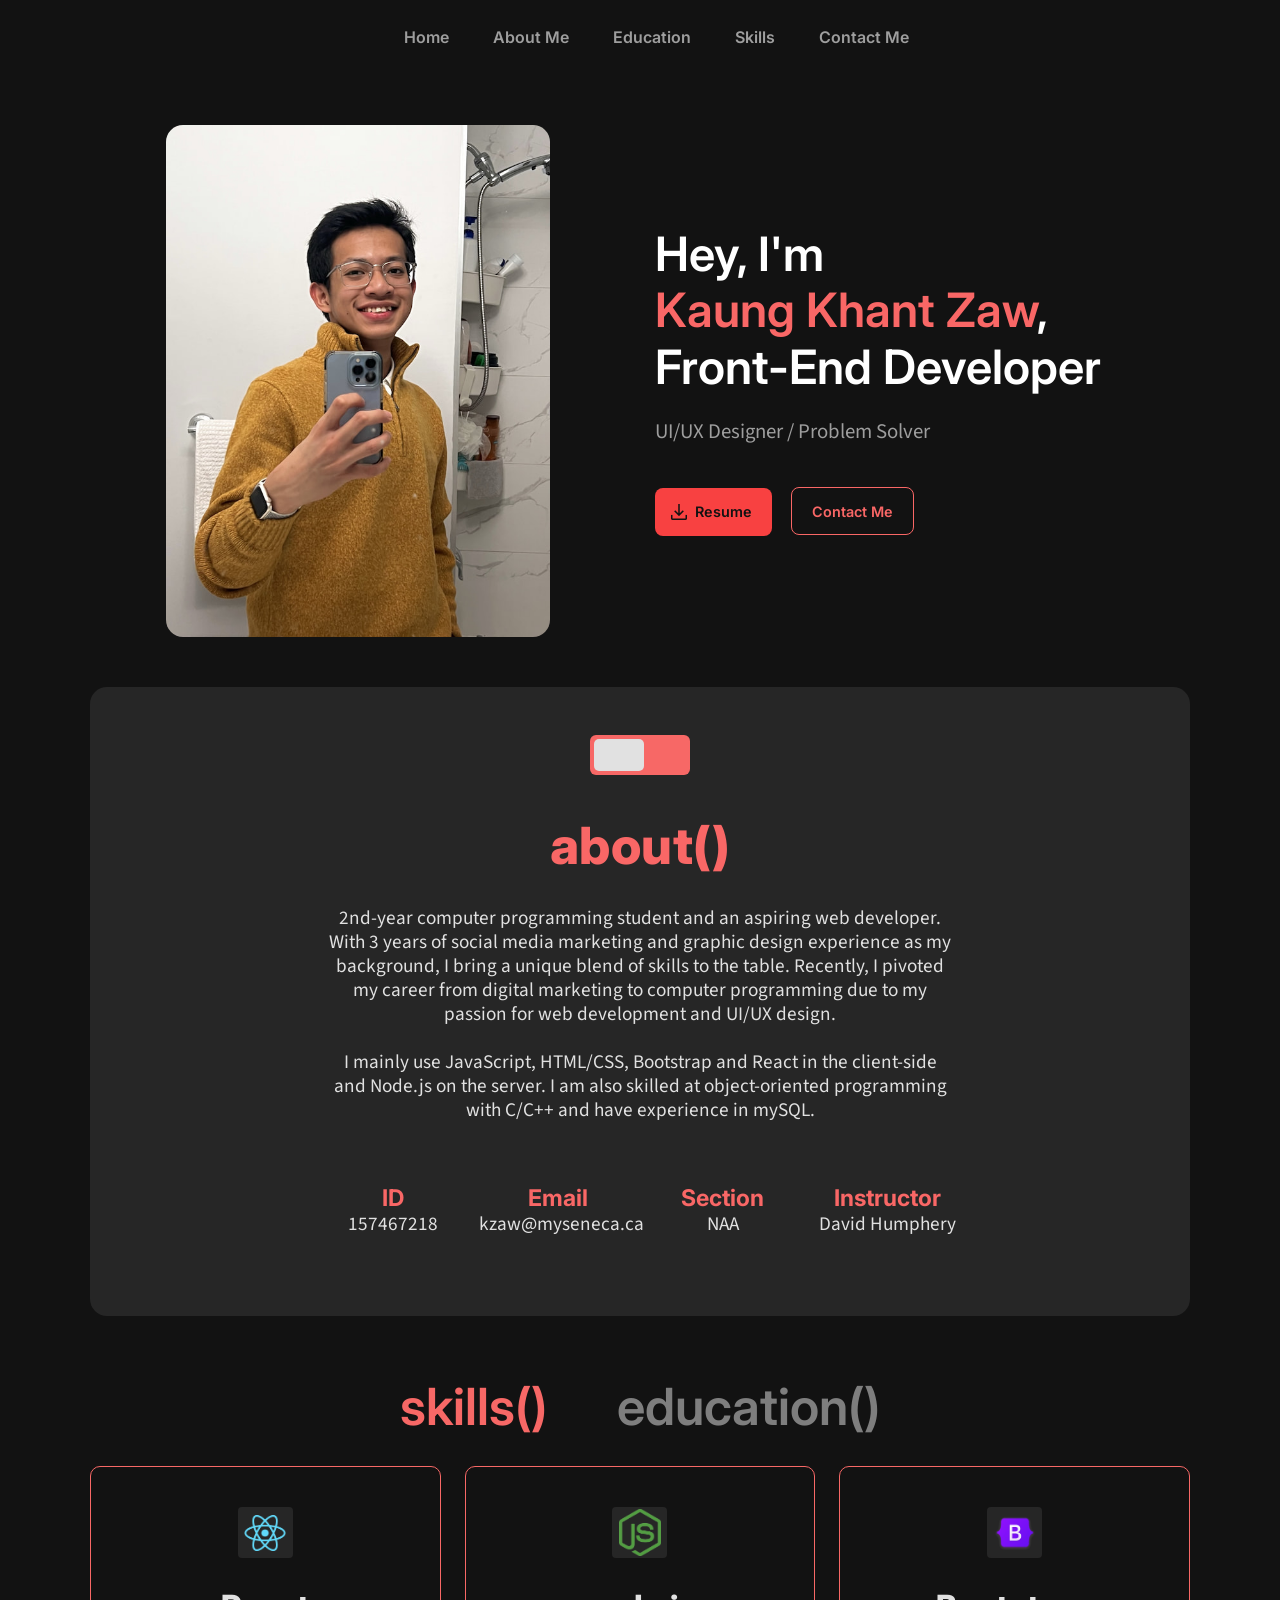
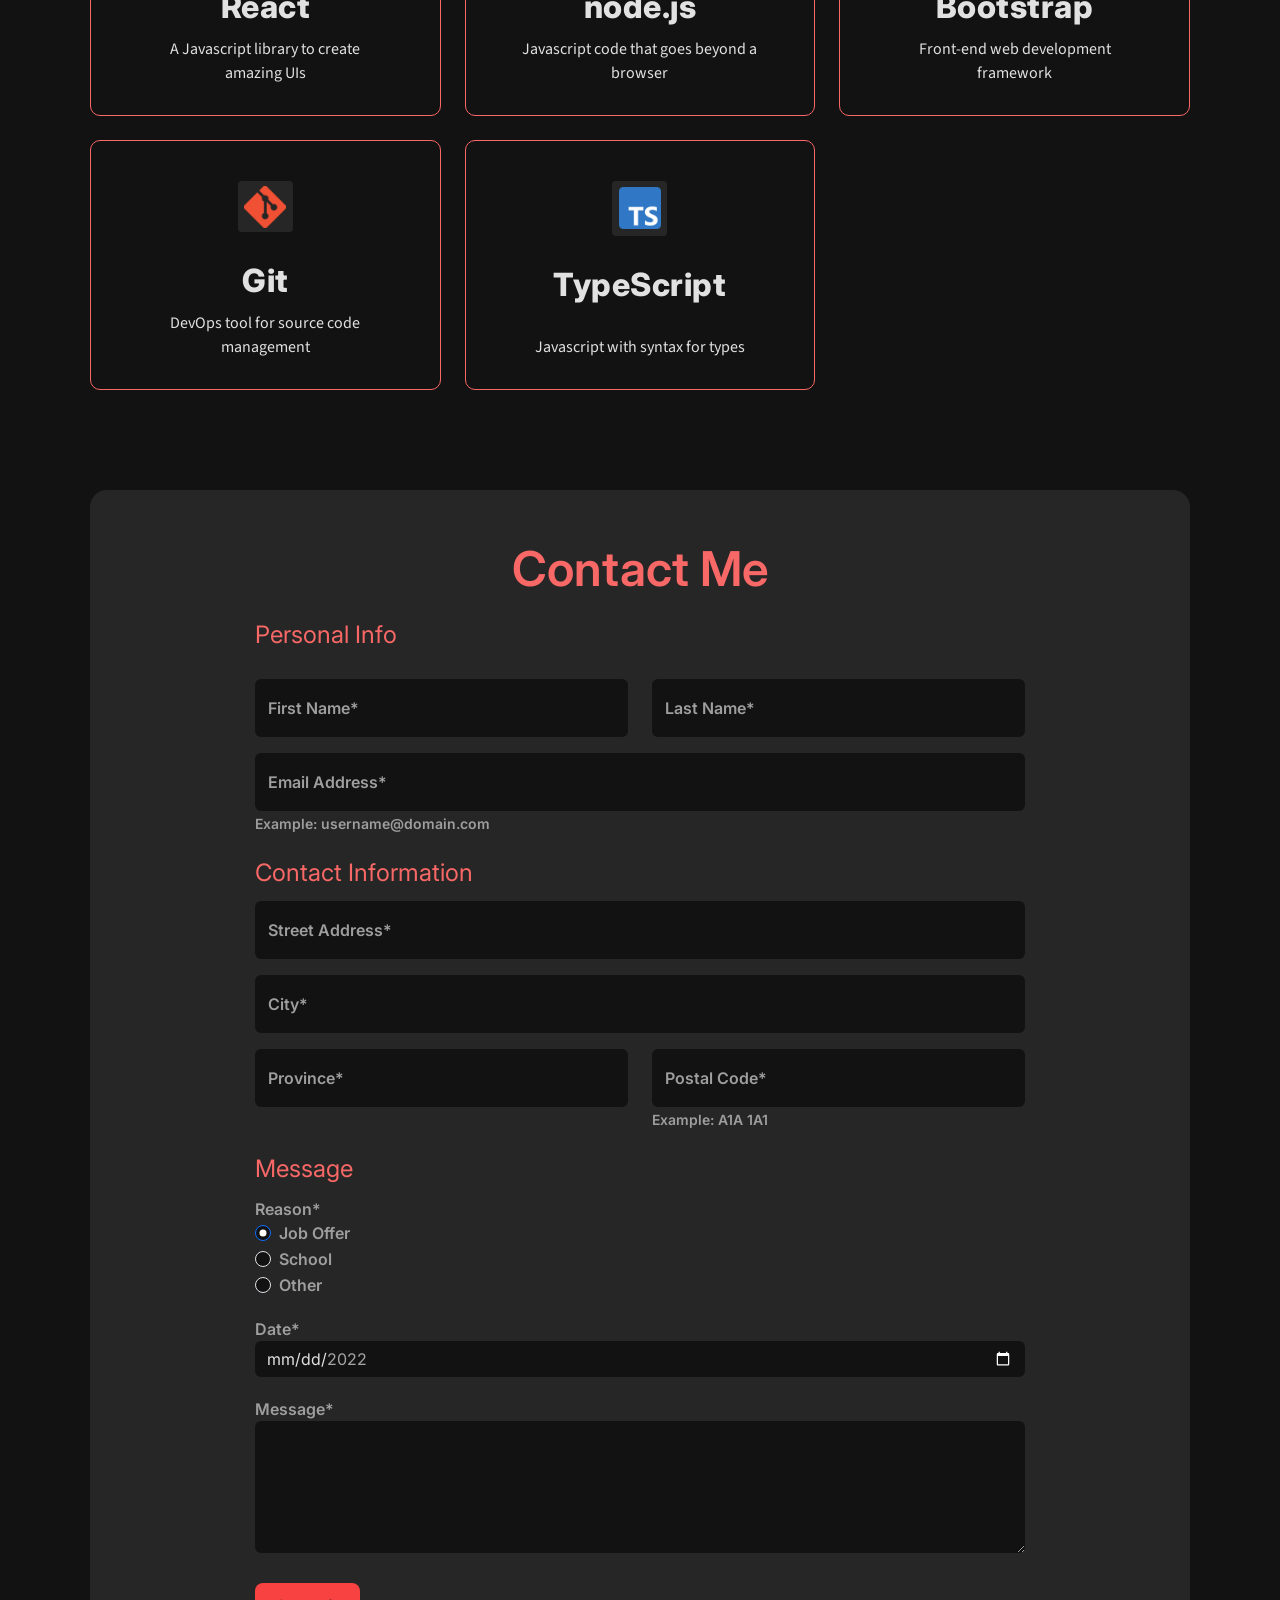
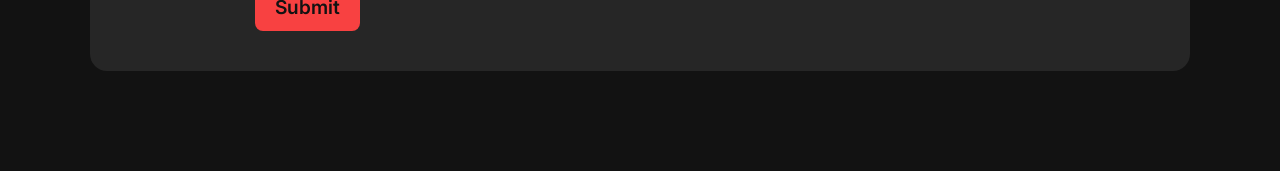
<file: index.html>
<!DOCTYPE html>
<html lang="en">
  <head>
    <meta charset="utf-8" />
    <meta name="viewport" content="width=device-width, initial-scale=1" />

    <meta name="author" content="Kaung Khant Zaw" />
    <meta name="description" content="WEB222 Final Assessment" />

    <title>Developer Profile</title>

    <!-- Bootstrap's CSS -->
    <link
      href="https://cdn.jsdelivr.net/npm/bootstrap@5.2.3/dist/css/bootstrap.min.css"
      rel="stylesheet"
      integrity="sha384-rbsA2VBKQhggwzxH7pPCaAqO46MgnOM80zW1RWuH61DGLwZJEdK2Kadq2F9CUG65"
      crossorigin="anonymous"
    />
    <!-- Bootstrap's JS -->
    <script
      src="https://cdn.jsdelivr.net/npm/bootstrap@5.2.3/dist/js/bootstrap.bundle.min.js"
      integrity="sha384-kenU1KFdBIe4zVF0s0G1M5b4hcpxyD9F7jL+jjXkk+Q2h455rYXK/7HAuoJl+0I4"
      crossorigin="anonymous"
    ></script>

    <!-- CSS Stylesheets -->
    <link rel="stylesheet" href="./styles.css" />

    <!-- Google Download Icon -->
    <link
      rel="stylesheet"
      href="https://fonts.googleapis.com/css2?family=Material+Symbols+Outlined:opsz,wght,FILL,GRAD@48,400,0,0"
    />
  </head>
  <body>
    <header>
      <nav>
        <ul>
          <li><a href="#home">Home</a></li>
          <li><a href="#infographic">About Me</a></li>
          <li><a href="#skills">Education</a></li>
          <li><a href="#skills">Skills</a></li>
          <li><a href="#contact-me">Contact Me</a></li>
        </ul>
      </nav>
    </header>

    <main>
      <!-- --------------------------Home--------------------------- -->
      <section id="home">
        <div class="home-grid-container">
          <picture class="home-col-1">
            <img src="./img/potrait.jpg" alt="picture of guy" />
          </picture>
          <div class="home-col-2">
            <div class="home-col-2-contents">
              <h1>
                Hey, I'm<br />
                <span>Kaung Khant Zaw</span>,<br />
                Front-End Developer
              </h1>

              <p>UI/UX Designer / Problem Solver</p>

              <!-- Download Resume Button -->
              <a href="./resource/KaungKhantZaw_Resume-min.pdf" download>
                <button id="download-resume" type="submit">
                  <span class="material-symbols-outlined"> download </span>
                  <span class="button-text">Resume</span>
                </button>
              </a>

              <!-- Contact Me Button -->
              <a href="#contact-me">
                <button id="contact-me-button" type="submit">
                  <span class="button-text">Contact Me</span>
                </button>
              </a>
            </div>
          </div>
        </div>
      </section>

      <!-- -------------------------- Infographic --------------------------- -->
      <section id="infographic">
        <div class="infographic-content">
          <!-- Toggle Button -->
          <label class="toggle">
            <input type="checkbox" />
            <span class="slider"></span>
          </label>

          <!-- Content -->
          <article id="infographic-about">
            <h2>about()</h2>
            <p>
              2nd-year computer programming student and an aspiring web developer. With 3 years of social media marketing and graphic design experience as my background, I bring a unique blend of skills to the table. Recently, I pivoted my career from digital marketing to computer programming due to my passion for web development and UI/UX design.
              <br><br>
              I mainly use JavaScript, HTML/CSS, Bootstrap and React in the client-side and Node.js on the server. I am also skilled at object-oriented programming with C/C++ and have experience in mySQL.
            </p>

            <br />

            <div class="info-key-container">
              <p><span class="info-keys">ID</span><br />157467218</p>
              <p><span class="info-keys">Email</span><br />kzaw@myseneca.ca</p>
              <p><span class="info-keys">Section</span><br />NAA</p>
              <p><span class="info-keys">Instructor</span><br />David Humphery</p>
            </div>
          </article>

          <article id="infographic-honesty">
            <h2>honesty()</h2>
            <p>
              I declare that my assessment is wholly my own work in accordance with Seneca Academic
              Policy. No part of this assessment has been copied manually or electronically from any
              other source (including web sites) except for the information supplied by the WEB222
              instructors and / or made available in this assessment for my use. I also declare that
              no part of this assignment has been distributed to other students.
            </p>
            <br />
            <p>Date: 3rd December 2022</p>
          </article>
        </div>
      </section>

      <!-- -------------------------- Education + Skills --------------------------- -->
      <section id="skills">
        <div class="skills-h2-container">
          <h2 id="skill-trigger">skills()</h2>
          <h2 id="education-trigger">education()</h2>
        </div>

        <div class="skills-grid-container">
          <!-- Dynamically add article elements here -->
        </div>
      </section>

      <!-- -------------------------- Contact Me  --------------------------- -->
      <section id="contact-me">
        <div class="contact-me-contents">
          <h2>Contact Me</h2>

          <form
            id="contact-me-form"
            action="https://httpbin.org/post"
            method="post"
            class="needs-validation"
            novalidate
          >
            <!-- Group together related input fields -->
            <fieldset>
              <legend>Personal Info</legend>
              <div class="row">
                <!-- FIRST NAME -->
                <div class="form-group col">
                  <div class="form-floating">
                    <input
                      id="fname"
                      name="fname"
                      autocomplete="given-name"
                      type="text"
                      placeholder="First Name"
                      class="form-control"
                      required
                    />
                    <div class="invalid-feedback">Enter a first name</div>
                    <label for="fname">First Name*</label>
                  </div>
                </div>

                <!-- LAST NAME -->
                <div class="form-group col">
                  <div class="form-floating">
                    <input
                      id="lname"
                      name="lname"
                      autocomplete="family-name"
                      type="text"
                      placeholder="Last Name"
                      class="form-control"
                      required
                    />
                    <div class="invalid-feedback">Enter a last name</div>
                    <label for="lname">Last Name*</label>
                  </div>
                </div>
              </div>

              <!-- EMAIL ADDRESS  -->
              <div class="form-floating">
                <input
                  id="email"
                  name="email"
                  autocomplete="email"
                  type="email"
                  class="form-control"
                  placeholder="Email Address"
                  required
                />
                <div class="invalid-feedback">Enter a valid email</div>
                <small class="form-text">Example: username@domain.com</small>
                <label for="email">Email Address*</label>
              </div>
            </fieldset>

            <fieldset>
              <legend>Contact Information</legend>
              <!-- STREET ADDRESS  -->
              <div class="form-floating">
                <input
                  id="address"
                  name="address"
                  autocomplete="street-address"
                  type="text"
                  placeholder="Street Address"
                  class="form-control"
                  required
                />
                <label for="address">Street Address*</label>
                <div class="invalid-feedback">Enter a valid street address</div>
              </div>

              <!-- CITY  -->
              <div class="form-floating">
                <input
                  id="city"
                  name="city"
                  autocomplete="address-level2"
                  type="text"
                  placeholder="City"
                  class="form-control"
                  required
                />
                <label for="city">City*</label>
                <div class="invalid-feedback">Enter a valid city</div>
              </div>

              <div class="row">
                <!-- PROVINCE  -->
                <div class="form-group col">
                  <div class="form-floating">
                    <input
                      id="province"
                      list="province-choices"
                      name="province"
                      class="form-control"
                      placeholder="Province"
                      required
                    />
                    <div class="invalid-feedback">Enter a valid Canadian province</div>
                    <label for="province">Province*</label>
                    <datalist id="province-choices">
                      <option value="Alberta"></option>
                      <option value="British Columbia"></option>
                      <option value="Manitoba"></option>
                      <option value="New Brunswick"></option>
                      <option value="Newfoundland and Labrador"></option>
                      <option value="Northwest Territories"></option>
                      <option value="Nova Scotia"></option>
                      <option value="Nunavut"></option>
                      <option value="Ontario"></option>
                      <option value="Prince Edward Island"></option>
                      <option value="Quebec"></option>
                      <option value="Saskatchewan"></option>
                      <option value="Yukon"></option>
                    </datalist>
                  </div>
                </div>

                <!-- POSTAL CODE  -->
                <div class="form-group col">
                  <div class="form-floating">
                    <input
                      id="postal-code"
                      name="postal-code"
                      autocomplete="postal-code"
                      type="text"
                      pattern="^[A-Za-z]\d[A-Za-z][ -]?\d[A-Za-z]\d$"
                      placeholder="Postal Code"
                      class="form-control"
                      required
                    />
                    <div class="invalid-feedback">Enter a valid Canadian Postal Code</div>
                    <small class="form-text">Example: A1A 1A1</small>
                    <label for="postal-code">Postal Code*</label>
                  </div>
                </div>
              </div>
            </fieldset>

            <fieldset>
              <legend>Message</legend>
              <!-- REASON -->
              <div class="reason-container">
                <label>Reason*</label>
                <div class="form-check">
                  <input
                    id="job-offer"
                    name="reason"
                    type="radio"
                    class="form-check-input"
                    value="job-offer"
                    checked
                    required
                  />
                  <label for="job-offer" class="form-check-label">Job Offer</label>
                </div>
                <div class="form-check">
                  <input
                    id="school"
                    name="reason"
                    type="radio"
                    class="form-check-input"
                    value="school"
                    required
                  />
                  <label for="school" class="form-check-label">School</label>
                </div>
                <div class="other-group form-check">
                  <input
                    id="other"
                    name="reason"
                    type="radio"
                    class="form-check-input"
                    value="other-value"
                    required
                  />
                  <label for="other" class="form-check-label">Other</label>
                  <textarea
                    id="other-description"
                    name="reason-other-description"
                    rows="1"
                    class="form-control"
                    value=""
                    ;
                  ></textarea>
                </div>
              </div>
            </fieldset>

            <div class="date-container">
              <!-- DATE -->
              <label for="date">Date*</label>
              <input
                type="date"
                id="date"
                name="date"
                min="2022-01-01"
                max="2022-12-31"
                class="form-control"
                required
              />
              <div class="invalid-feedback">Select a date</div>
            </div>

            <div class="message-container">
              <!-- MESSAGE -->
              <label for="message">Message*</label>
              <textarea
                id="message"
                name="message"
                rows="5"
                class="form-control"
                required
              ></textarea>
              <div class="invalid-feedback">Enter a message</div>
            </div>
          </form>

          <!-- SUBMIT -->
          <button
            id="form-submit-button"
            type="submit"
            form="contact-me-form"
            name="submit"
            value="Submit"
          >
            Submit
          </button>
        </div>
      </section>
    </main>

    <!-- JavaScript Data Files -->
    <script src="js/skills.js"></script>
    <script src="js/edu.js"></script>
    <!-- Main JavaScript File -->
    <script src="js/app.js"></script>
  </body>
</html>
</file>
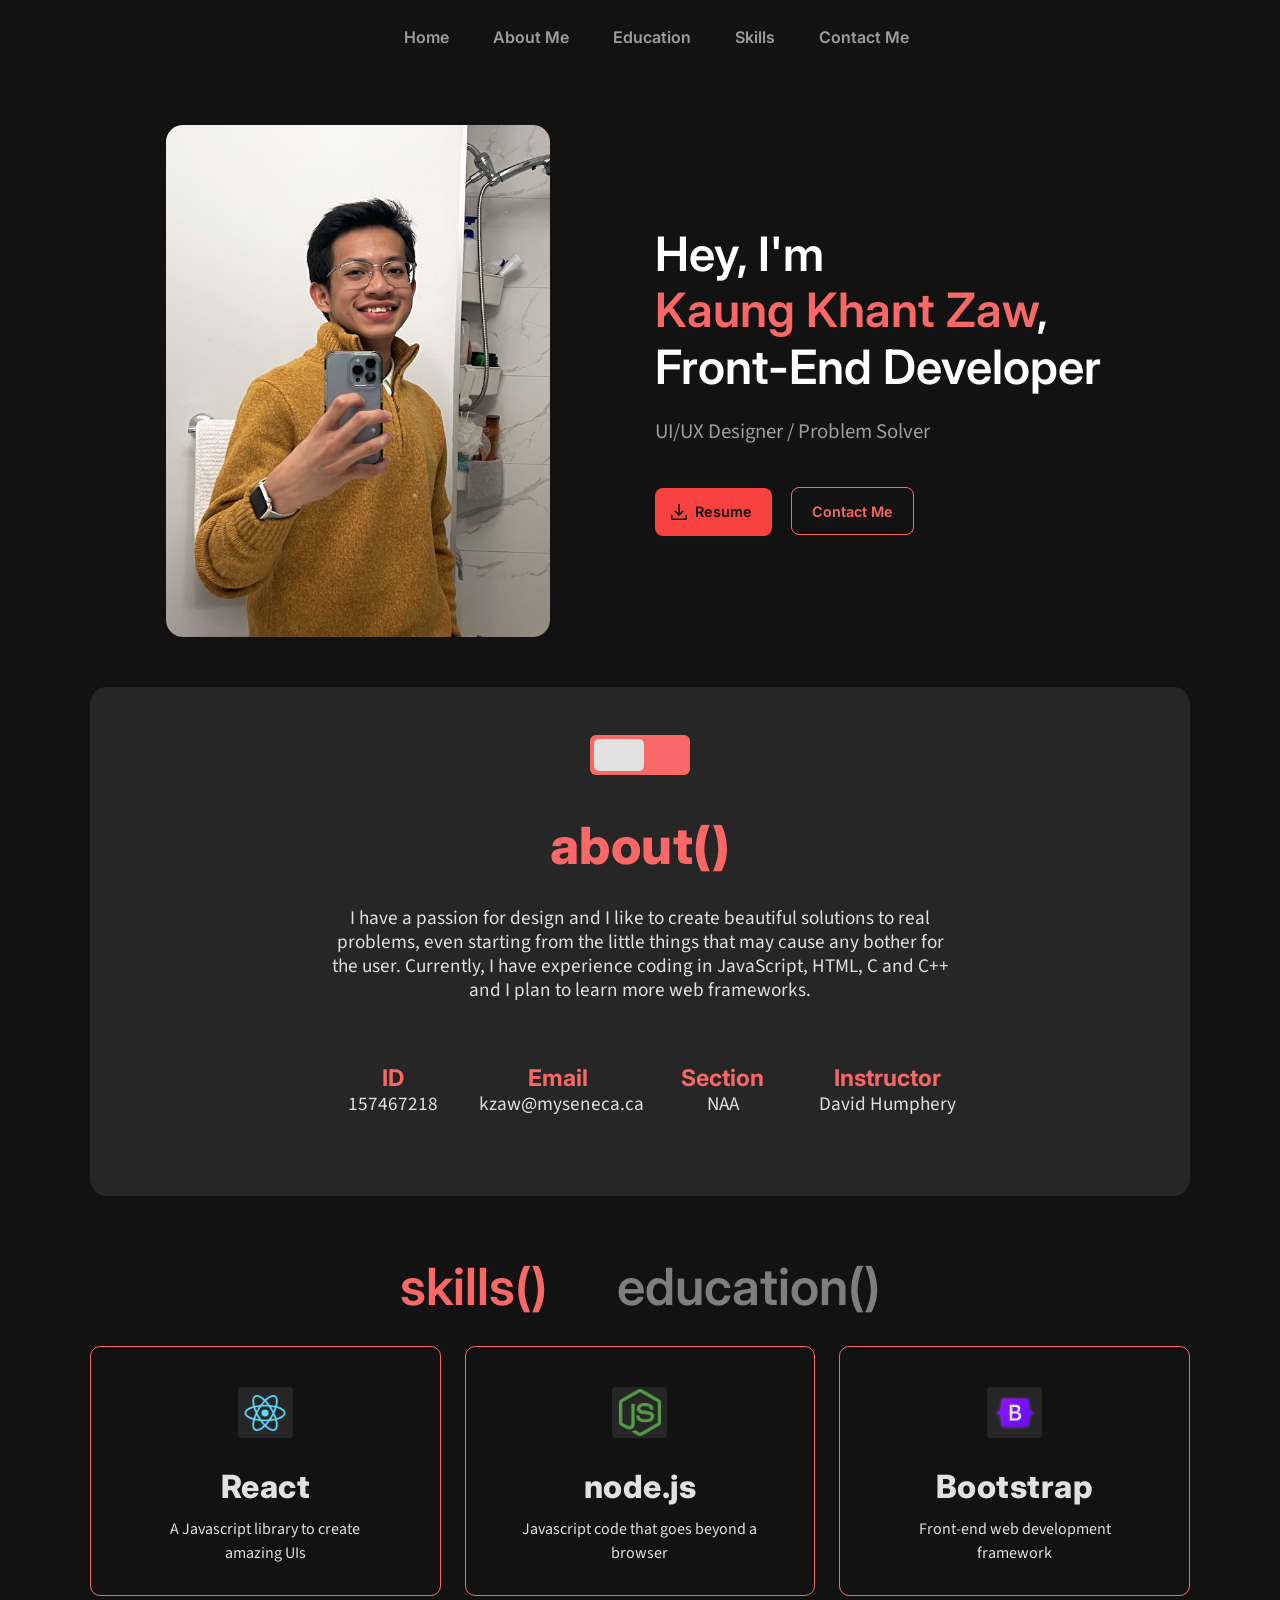
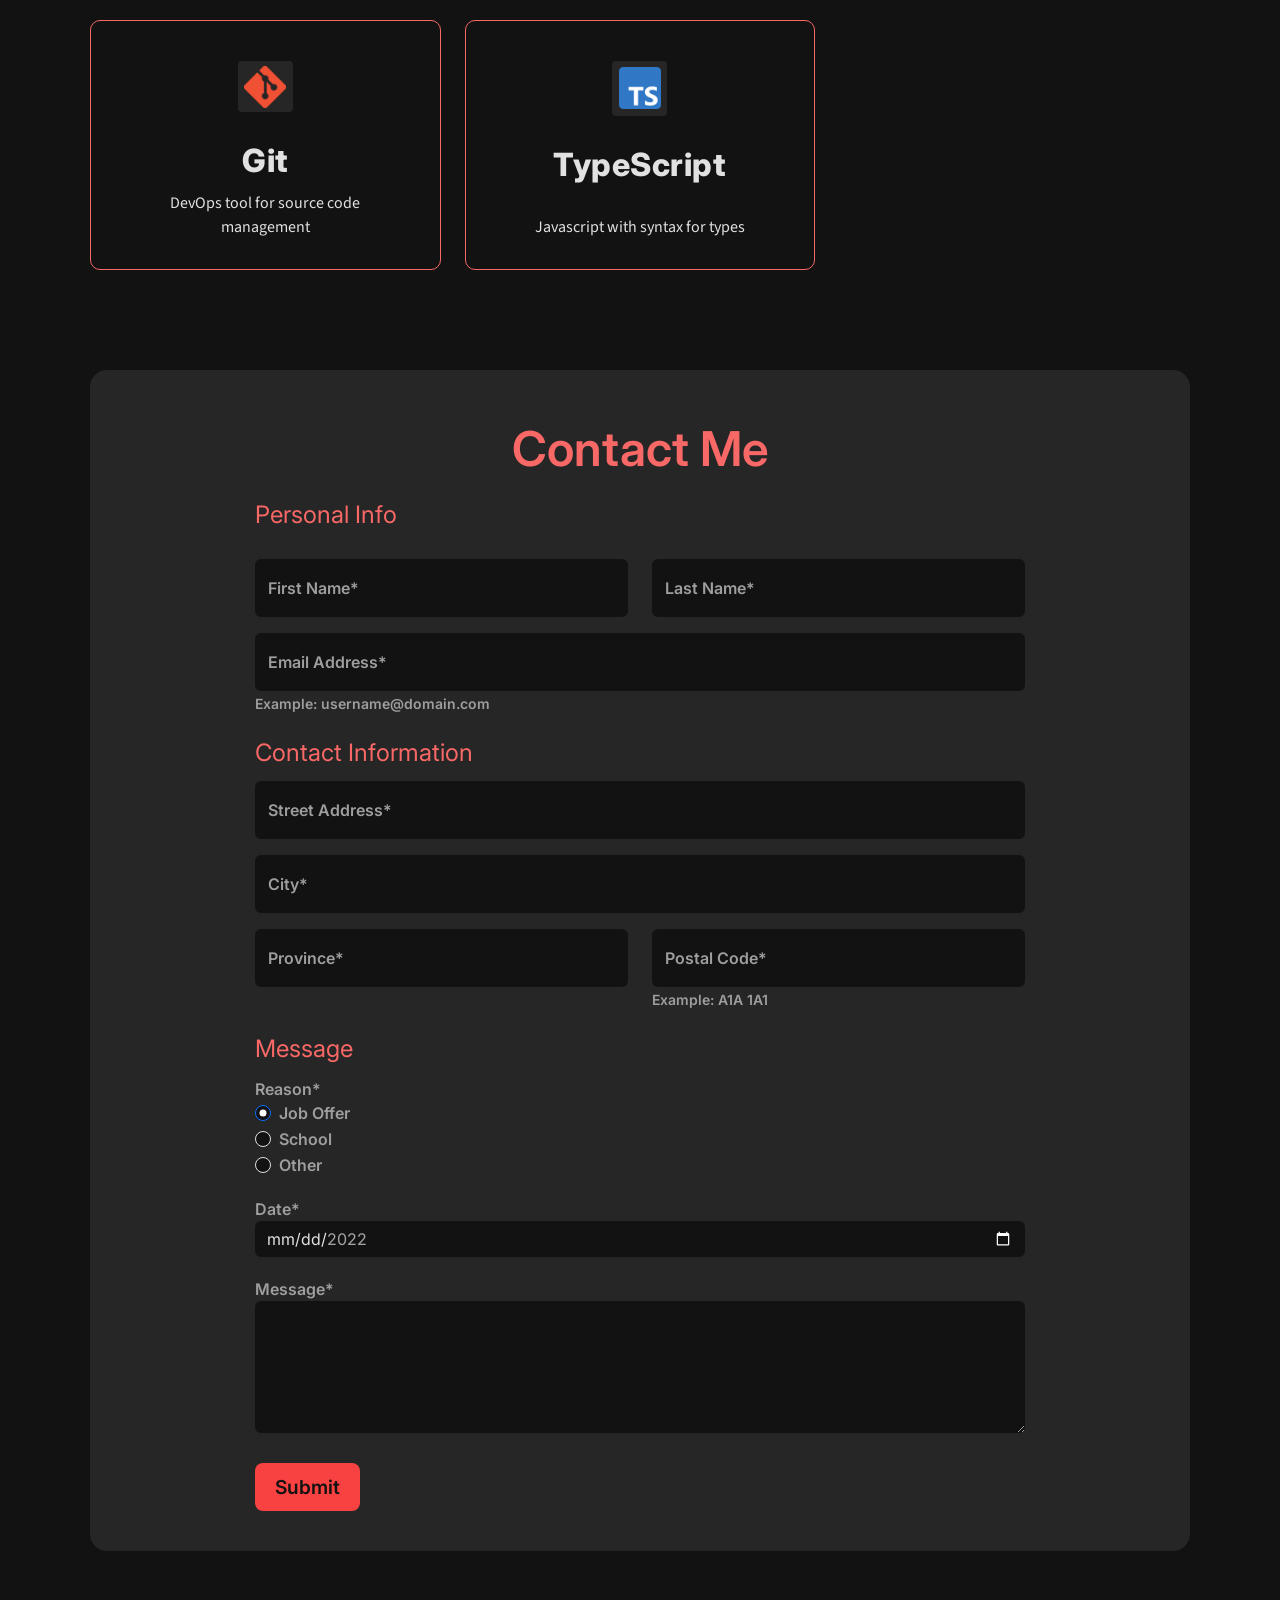
<file: portfolio.html>
<!DOCTYPE html>
<html lang="en">
  <head>
    <meta charset="utf-8" />
    <meta name="viewport" content="width=device-width, initial-scale=1" />

    <meta name="author" content="Kaung Khant Zaw" />
    <meta name="description" content="WEB222 Final Assessment" />

    <title>Developer Profile</title>

    <!-- Bootstrap's CSS -->
    <link
      href="https://cdn.jsdelivr.net/npm/bootstrap@5.2.3/dist/css/bootstrap.min.css"
      rel="stylesheet"
      integrity="sha384-rbsA2VBKQhggwzxH7pPCaAqO46MgnOM80zW1RWuH61DGLwZJEdK2Kadq2F9CUG65"
      crossorigin="anonymous"
    />
    <!-- Bootstrap's JS -->
    <script
      src="https://cdn.jsdelivr.net/npm/bootstrap@5.2.3/dist/js/bootstrap.bundle.min.js"
      integrity="sha384-kenU1KFdBIe4zVF0s0G1M5b4hcpxyD9F7jL+jjXkk+Q2h455rYXK/7HAuoJl+0I4"
      crossorigin="anonymous"
    ></script>

    <!-- CSS Stylesheets -->
    <link rel="stylesheet" href="./styles.css" />

    <!-- Google Download Icon -->
    <link
      rel="stylesheet"
      href="https://fonts.googleapis.com/css2?family=Material+Symbols+Outlined:opsz,wght,FILL,GRAD@48,400,0,0"
    />
  </head>
  <body>
    <header>
      <nav>
        <ul>
          <li><a href="#home">Home</a></li>
          <li><a href="#infographic">About Me</a></li>
          <li><a href="#skills">Education</a></li>
          <li><a href="#skills">Skills</a></li>
          <li><a href="#contact-me">Contact Me</a></li>
        </ul>
      </nav>
    </header>

    <main>
      <!-- --------------------------Home--------------------------- -->
      <section id="home">
        <div class="home-grid-container">
          <picture class="home-col-1">
            <img src="./img/potrait.jpg" alt="picture of guy" />
          </picture>
          <div class="home-col-2">
            <div class="home-col-2-contents">
              <h1>
                Hey, I'm<br />
                <span>Kaung Khant Zaw</span>,<br />
                Front-End Developer
              </h1>

              <p>UI/UX Designer / Problem Solver</p>

              <!-- Download Resume Button -->
              <a href="./resource/Kaung Khant Zaw_Resume.pdf" download>
                <button id="download-resume" type="submit">
                  <span class="material-symbols-outlined"> download </span>
                  <span class="button-text">Resume</span>
                </button>
              </a>

              <!-- Contact Me Button -->
              <a href="#contact-me">
                <button id="contact-me-button" type="submit">
                  <span class="button-text">Contact Me</span>
                </button>
              </a>
            </div>
          </div>
        </div>
      </section>

      <!-- -------------------------- Infographic --------------------------- -->
      <section id="infographic">
        <div class="infographic-content">
          <!-- Toggle Button -->
          <label class="toggle">
            <input type="checkbox" />
            <span class="slider"></span>
          </label>

          <!-- Content -->
          <article id="infographic-about">
            <h2>about()</h2>
            <p>
              I have a passion for design and I like to create beautiful solutions to real problems,
              even starting from the little things that may cause any bother for the user.
              Currently, I have experience coding in JavaScript, HTML, C and C++ and I plan to learn
              more web frameworks.
            </p>

            <br />

            <div class="info-key-container">
              <p><span class="info-keys">ID</span><br />157467218</p>
              <p><span class="info-keys">Email</span><br />kzaw@myseneca.ca</p>
              <p><span class="info-keys">Section</span><br />NAA</p>
              <p><span class="info-keys">Instructor</span><br />David Humphery</p>
            </div>
          </article>

          <article id="infographic-honesty">
            <h2>honesty()</h2>
            <p>
              I declare that my assessment is wholly my own work in accordance with Seneca Academic
              Policy. No part of this assessment has been copied manually or electronically from any
              other source (including web sites) except for the information supplied by the WEB222
              instructors and / or made available in this assessment for my use. I also declare that
              no part of this assignment has been distributed to other students.
            </p>
            <br />
            <p>Date: 3rd December 2022</p>
          </article>
        </div>
      </section>

      <!-- -------------------------- Education + Skills --------------------------- -->
      <section id="skills">
        <div class="skills-h2-container">
          <h2 id="skill-trigger">skills()</h2>
          <h2 id="education-trigger">education()</h2>
        </div>

        <div class="skills-grid-container">
          <!-- Dynamically add article elements here -->
        </div>
      </section>

      <!-- -------------------------- Contact Me  --------------------------- -->
      <section id="contact-me">
        <div class="contact-me-contents">
          <h2>Contact Me</h2>

          <form
            id="contact-me-form"
            action="https://httpbin.org/post"
            method="post"
            class="needs-validation"
            novalidate
          >
            <!-- Group together related input fields -->
            <fieldset>
              <legend>Personal Info</legend>
              <div class="row">
                <!-- FIRST NAME -->
                <div class="form-group col">
                  <div class="form-floating">
                    <input
                      id="fname"
                      name="fname"
                      autocomplete="given-name"
                      type="text"
                      placeholder="First Name"
                      class="form-control"
                      required
                    />
                    <div class="invalid-feedback">Enter a first name</div>
                    <label for="fname">First Name*</label>
                  </div>
                </div>

                <!-- LAST NAME -->
                <div class="form-group col">
                  <div class="form-floating">
                    <input
                      id="lname"
                      name="lname"
                      autocomplete="family-name"
                      type="text"
                      placeholder="Last Name"
                      class="form-control"
                      required
                    />
                    <div class="invalid-feedback">Enter a last name</div>
                    <label for="lname">Last Name*</label>
                  </div>
                </div>
              </div>

              <!-- EMAIL ADDRESS  -->
              <div class="form-floating">
                <input
                  id="email"
                  name="email"
                  autocomplete="email"
                  type="email"
                  class="form-control"
                  placeholder="Email Address"
                  required
                />
                <div class="invalid-feedback">Enter a valid email</div>
                <small class="form-text">Example: username@domain.com</small>
                <label for="email">Email Address*</label>
              </div>
            </fieldset>

            <fieldset>
              <legend>Contact Information</legend>
              <!-- STREET ADDRESS  -->
              <div class="form-floating">
                <input
                  id="address"
                  name="address"
                  autocomplete="street-address"
                  type="text"
                  placeholder="Street Address"
                  class="form-control"
                  required
                />
                <label for="address">Street Address*</label>
                <div class="invalid-feedback">Enter a valid street address</div>
              </div>

              <!-- CITY  -->
              <div class="form-floating">
                <input
                  id="city"
                  name="city"
                  autocomplete="address-level2"
                  type="text"
                  placeholder="City"
                  class="form-control"
                  required
                />
                <label for="city">City*</label>
                <div class="invalid-feedback">Enter a valid city</div>
              </div>

              <div class="row">
                <!-- PROVINCE  -->
                <div class="form-group col">
                  <div class="form-floating">
                    <input
                      id="province"
                      list="province-choices"
                      name="province"
                      class="form-control"
                      placeholder="Province"
                      required
                    />
                    <div class="invalid-feedback">Enter a valid Canadian province</div>
                    <label for="province">Province*</label>
                    <datalist id="province-choices">
                      <option value="Alberta"></option>
                      <option value="British Columbia"></option>
                      <option value="Manitoba"></option>
                      <option value="New Brunswick"></option>
                      <option value="Newfoundland and Labrador"></option>
                      <option value="Northwest Territories"></option>
                      <option value="Nova Scotia"></option>
                      <option value="Nunavut"></option>
                      <option value="Ontario"></option>
                      <option value="Prince Edward Island"></option>
                      <option value="Quebec"></option>
                      <option value="Saskatchewan"></option>
                      <option value="Yukon"></option>
                    </datalist>
                  </div>
                </div>

                <!-- POSTAL CODE  -->
                <div class="form-group col">
                  <div class="form-floating">
                    <input
                      id="postal-code"
                      name="postal-code"
                      autocomplete="postal-code"
                      type="text"
                      pattern="^[A-Za-z]\d[A-Za-z][ -]?\d[A-Za-z]\d$"
                      placeholder="Postal Code"
                      class="form-control"
                      required
                    />
                    <div class="invalid-feedback">Enter a valid Canadian Postal Code</div>
                    <small class="form-text">Example: A1A 1A1</small>
                    <label for="postal-code">Postal Code*</label>
                  </div>
                </div>
              </div>
            </fieldset>

            <fieldset>
              <legend>Message</legend>
              <!-- REASON -->
              <div class="reason-container">
                <label>Reason*</label>
                <div class="form-check">
                  <input
                    id="job-offer"
                    name="reason"
                    type="radio"
                    class="form-check-input"
                    value="job-offer"
                    checked
                    required
                  />
                  <label for="job-offer" class="form-check-label">Job Offer</label>
                </div>
                <div class="form-check">
                  <input
                    id="school"
                    name="reason"
                    type="radio"
                    class="form-check-input"
                    value="school"
                    required
                  />
                  <label for="school" class="form-check-label">School</label>
                </div>
                <div class="other-group form-check">
                  <input
                    id="other"
                    name="reason"
                    type="radio"
                    class="form-check-input"
                    value="other-value"
                    required
                  />
                  <label for="other" class="form-check-label">Other</label>
                  <textarea
                    id="other-description"
                    name="reason-other-description"
                    rows="1"
                    class="form-control"
                    value=""
                    ;
                  ></textarea>
                </div>
              </div>
            </fieldset>

            <div class="date-container">
              <!-- DATE -->
              <label for="date">Date*</label>
              <input
                type="date"
                id="date"
                name="date"
                min="2022-01-01"
                max="2022-12-31"
                class="form-control"
                required
              />
              <div class="invalid-feedback">Select a date</div>
            </div>

            <div class="message-container">
              <!-- MESSAGE -->
              <label for="message">Message*</label>
              <textarea
                id="message"
                name="message"
                rows="5"
                class="form-control"
                required
              ></textarea>
              <div class="invalid-feedback">Enter a message</div>
            </div>
          </form>

          <!-- SUBMIT -->
          <button
            id="form-submit-button"
            type="submit"
            form="contact-me-form"
            name="submit"
            value="Submit"
          >
            Submit
          </button>
        </div>
      </section>
    </main>

    <!-- JavaScript Data Files -->
    <script src="js/skills.js"></script>
    <script src="js/edu.js"></script>
    <!-- Main JavaScript File -->
    <script src="js/app.js"></script>
  </body>
</html>
</file>
<file: styles.css>
/* Importing google fonts */
@import url("https://fonts.googleapis.com/css2?family=Inter&display=swap");
@import url("https://fonts.googleapis.com/css2?family=Source+Sans+Pro&display=swap");

* {
  /* Font Family */
  font-family: "Inter", sans-serif;
  color: white;

  /* The box-sizing property allows us to include the padding and border in an element's total width and height*/
  box-sizing: border-box;
}

html {
  max-width: 1100px;
  width: 90%;
  margin: auto;
}

nav {
  /* Make the nav a flex so that we can center the 
  content inside the nav */
  display: flex;
  align-items: center;
  justify-content: center;
  flex-wrap: wrap; /* Make sure the contents wrap when width gets lesser*/

  padding-top: 15px;
}

nav ul li {
  display: inline-block;
  list-style: none; /* No style to list items */
  margin: 10px 20px; /* Spacings between each list item */
}

nav ul li a {
  color: #9e9e9e;
  text-decoration: none;
  font-weight: 600;
  font-size: 1em;
}

nav ul li a:hover {
  color: white;
}

nav ul li a:focus {
  color: #f96766;
  transition: 0.2s ease;
}

body {
  background-color: #121212;
}

p {
  font-family: "Source Sans Pro", sans-serif;
}

/*------------------ Home ---------------------- */
#home {
  padding: 50px 0;
}

.home-grid-container {
  display: grid;
  grid-template-columns: 1fr 1fr;
  grid-gap: 30px;
}

.home-col-1 img {
  width: 30vw;
  border-radius: 17px;
}

.home-col-1 {
  margin: auto;
}

.home-col-2 {
  display: flex;
  align-items: center;
}

.home-col-2 h1 {
  font-size: 3.7vw;
  font-weight: 600;
  margin-bottom: 20px;
  margin-top: 0;
}

.home-col-2 p {
  font-size: 1.3em;
  color: #9e9e9e;
  margin-top: 0;
  margin-bottom: 40px;
}

.home-col-2 h1 span {
  color: #f96766;
}

/* Buttons */
.home-col-2 a button {
  background-color: #f84141;
  color: white;

  border: none;
  border-radius: 8px;

  padding-top: 12px;
  padding-bottom: 12px;
  padding-right: 20px;
  padding-left: 12px;

  text-align: center;
  text-decoration: none;
  display: inline-block;
  font-size: 0.9em;

  cursor: pointer;
  height: 48px;
}

.home-col-2 a {
  color: transparent;
}

#download-resume:hover {
  background-color: #f96766;
  transition: 0.1s ease;
}

.material-symbols-outlined {
  font-variation-settings: "FILL" 0, "wght" 400, "GRAD" 0, "opsz" 48;
  vertical-align: middle;
  color: #121212;
}

.button-text {
  color: #121212;
  font-weight: 600;
  vertical-align: middle;
}

#contact-me-button {
  background-color: #121212;
  border: 1px solid #f96766;
  padding: 12px 20px;
  margin-left: 15px;
}

#contact-me-button:hover {
  background-color: #f84141;
  transition: 0.2s ease-in-out;
}

#contact-me-button:hover .button-text {
  color: #121212;
}

#contact-me-button .button-text {
  color: #f96766;
}

/*------------------ Infographic ---------------------- */

#infographic {
  background-color: #262626;
  border-radius: 17px;
}

.infographic-content {
  text-align: center;
  margin: auto;
  width: 60%;
  height: fit-content;
  padding-bottom: 80px;
  overflow: hidden;
}

.infographic-content h2 {
  color: #f96766;
  font-weight: 800;
  font-size: 3.2em;
  letter-spacing: 0.5px;

  margin-top: 0;
  padding-top: 40px;
  margin-bottom: 30px;
}

.infographic-content p {
  color: #e1e1e1;
  font-size: 1.2em;
  font-weight: 400;
  line-height: 24px;

  width: 95%;
  margin: auto;
}

.info-keys {
  color: #f96766;
  font-weight: 700;
  font-size: 1.2em;
}

.info-key-container {
  margin-top: 40px;
  display: grid;
  grid-template-columns: repeat(auto-fit, minmax(140px, 1fr));
  grid-row-gap: 1em;
}

#infographic-about {
  transition: 0.2s ease;
}

/* This is initially none displaying and will display when toggled on*/
#infographic-honesty {
  display: none;
  transition: 0.2s ease;
}

/* Targeting the p element that immediately comes after br element*/
#infographic-honesty br + p {
  color: #7e7e7e;
  font-weight: 600;
}
/* Box around the slider*/
.toggle {
  position: relative;
  display: inline-block;
  width: 100px;
  height: 40px;

  margin-top: 3em;
}

/* Hide default HTML checkbox */
.toggle input {
  opacity: 0;
  width: 0;
  height: 0;
}

/* The slider */
.slider {
  position: absolute;
  cursor: pointer;
  top: 0;
  left: 0;
  right: 0;
  bottom: 0;
  background-color: #f76866;
  transition: 0.4s;

  border-radius: 6px;
}
.slider:before {
  position: absolute;
  content: "";
  width: 50px;
  top: 4px;
  left: 4px;
  bottom: 4px;
  background-color: #e1e1e1;
  transition: 0.4s;

  border-radius: 5px;
}

input:checked + .slider {
  background-color: #9e9e9e;
}

input:checked + .slider:before {
  transform: translateX(42px);
}

/*------------------ Education + Skills ---------------------- */

#skills {
  margin-top: 60px;
}

.skills-h2-container {
  display: flex;
  flex-direction: row;
  justify-content: space-around;
  width: 50%;
  margin: auto;
  margin-bottom: 20px;
}

.skills-h2-container h2 {
  font-size: 3.2em;
  font-weight: 600;
  color: #7e7e7e;
}

.skills-h2-container h2:hover {
  cursor: pointer;
  color: #f76866;
  transition: 0.4s ease;
}

.skills-grid-container {
  display: grid;
  gap: 1.5em;
  grid-template-columns: repeat(auto-fit, minmax(max(280px, 100% / 4), 1fr));
}

.skill-card {
  border-radius: 10px;
  border: 1px solid #f76866;

  display: flex;
  flex-direction: column;

  height: 250px;
}

.skill-card h3 {
  text-align: center;
  color: #e1e1e1;
  font-weight: 800;
  font-size: 2em;
  letter-spacing: 0.5px;

  margin-top: 0;
  margin-bottom: 10px;
}

.skill-card p {
  text-align: center;
  color: #e1e1e1;
  font-weight: 400;
  line-height: 24px;

  margin-top: 0;
  width: 70%;
  margin: auto;
  margin-bottom: 30px;
}

.skill-card picture {
  background-color: #262626;
  border-radius: 4px;

  display: flex;
  flex-direction: column;
  justify-content: center;
  align-items: center;

  width: 55px;
  height: 55px;

  margin: auto;
  margin-top: 40px;
  margin-bottom: 30px;
}

.skill-card img {
  width: 76%;
}

/* Hover properties for skillcard */
.skills-grid-container .skill-card:hover {
  background-color: #f84141;
  transition: 0.4s ease;
}

.skill-card:hover h3 {
  color: #262626;
  font-weight: 800;
  font-size: 2em;
  letter-spacing: 0.5px;
  transition: 0.4s ease;
}

.skill-card:hover p {
  color: #262626;
  font-weight: 400;
  line-height: 24px;
  transition: 0.4s ease;
}

/* Styling for education card */
.education-card {
  padding-bottom: 50px;
}

.education-card h3 {
  color: #f76866;
  font-weight: 800;
  font-size: 2em;
  letter-spacing: 0.5px;
  margin-bottom: 0;
}

.education-card h4 {
  font-weight: 500;
  font-size: 1.1em;
  margin-top: 20px;
  margin-bottom: 0;
}

.education-card p span {
  color: #9e9e9e;
  font-size: 0.95em;
  font-weight: 600;
}

.education-card p + p {
  width: 80%;
}

/*------------------ Contact Me  ---------------------- */
#contact-me {
  background-color: #262626;
  border-radius: 17px;
  margin-top: 100px;
  margin-bottom: 100px;
}

.contact-me-contents {
  border: 0;
  margin: auto;
  width: 70%;
}

#contact-me h2 {
  font-size: 3em;
  font-weight: 600;
  color: #f76866;
  text-align: center;

  padding-top: 50px;
}

#contact-me input {
  background-color: #121212;
  color: #e1e1e1;
}

#contact-me textarea {
  background-color: #121212;
  color: #e1e1e1;
}

#contact-me label {
  color: #9e9e9e;
  font-weight: 600;
}

input {
  /* Making sure that the browser is in dark mode when using forms*/
  color-scheme: dark;
}

#form-submit-button {
  background-color: #f84141;
  color: #121212;

  border: none;
  border-radius: 8px;

  padding-left: 20px;
  padding-right: 20px;
  margin-bottom: 40px;
  margin-top: 30px;

  text-align: center;
  text-decoration: none;
  display: inline-block;
  font-size: 1.2em;
  font-weight: 600;

  height: 48px;
}

#form-submit-button:hover {
  background-color: #f76866;
}

.form-floating {
  margin-top: 1em;
}

.form-control {
  border: 0;
}

#contact-me-form legend {
  color: #f76866;
  margin-bottom: 10px;
}

#contact-me-form fieldset {
  margin-top: 20px;
}

#contact-me-form small {
  color: #9e9e9e;
  font-weight: 600;
}

#other-description {
  display: none;
}

.reason-container {
  margin-bottom: 20px;
}

.date-container {
  margin-bottom: 20px;
}

/* ------------------ Media Queries -----------------------------*/
@media only screen and (max-width: 800px) {
  .home-col-2 h1 {
    font-size: 4.1vw;
  }

  .home-col-1 img {
    width: 100%;
    border-radius: 17px;
  }

  .home-col-1 {
    margin: auto;
  }

  #skills h2 {
    font-size: 2em;
  }
}

@media only screen and (max-width: 672px) {
  /*------------ Nav --------------- */
  nav li {
    font-size: 0.98em;
  }

  nav ul {
    /* Center the nav*/
    margin: auto;
    width: 90%;
  }

  /*------------ Home --------------- */
  .home-grid-container {
    display: inline;
    flex-direction: row;
  }

  .home-col-2 h1 {
    font-size: 2em;
    margin-bottom: 5px;
  }

  .home-col-1 img {
    /* Making sure that the image doesn't squeeze and also change the position*/
    object-fit: cover;
    object-position: 0 25%;
    height: 250px;
  }

  .home-col-2 a button {
    width: 100%;
    border: none;
    border-radius: 8px;

    text-align: center;
    display: block;
    font-size: 0.97em;

    margin: 0;
    cursor: pointer;
    height: 48px;
  }

  .home-col-2 {
    width: 60%;
    padding-left: 20px;
    margin: auto;

    margin-top: 40px;
  }

  #contact-me-button {
    padding: 12px 20px;
    margin-left: 0;
    margin-top: 10px;
  }

  .home-col-2 p {
    font-size: 1em;
    margin-bottom: 20px;
  }

  /*------------ Changing infographic --------------- */
  #infographic h2 {
    font-size: 2.5em;
  }

  #infographic p {
    font-size: 1em;
  }

  .infographic-content {
    width: 85%;
    padding-bottom: 50px;
  }

  .info-key-container {
    margin: 0;
  }

  /*------------ Changing skills --------------- */
  #skills h2 {
    font-size: 2em;
  }

  .skills-h2-container {
    width: 80%;
  }

  .skill-card {
    display: flex;
    flex-direction: row;

    height: fit-content;
    align-items: center;
  }

  .skill-card picture {
    border-radius: 9px;
    margin: 0;
  }

  .skill-card h3 {
    font-size: 1.4em;
    margin-left: 10px;
    margin-bottom: 0;
  }

  .skill-card h3:hover {
    font-size: 0;
  }

  .skill-card p {
    font-size: 2.8vw;
    text-align: center;
    margin: 0;
    align-items: center;
  }

  .education-card {
    padding-bottom: 0;
  }

  #contact-me h2 {
    font-size: 2em;
  }
}
</file>
